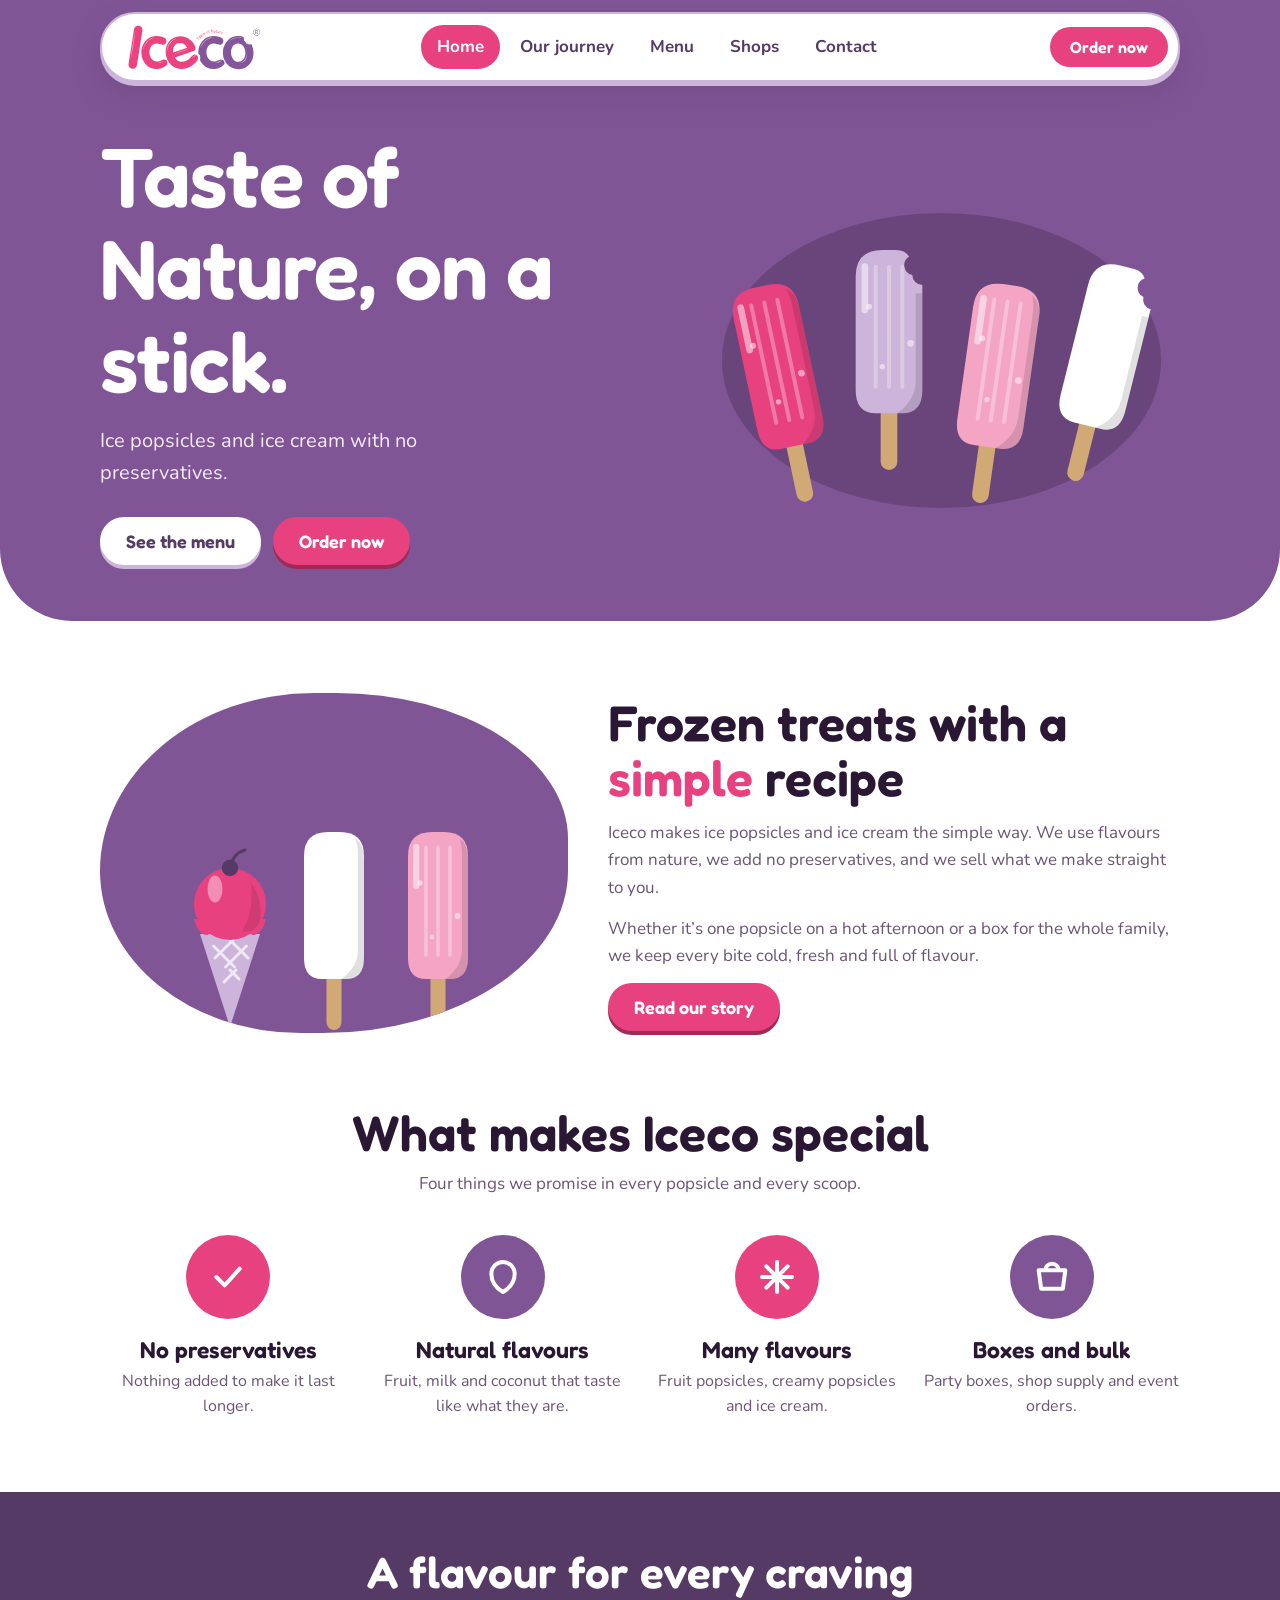
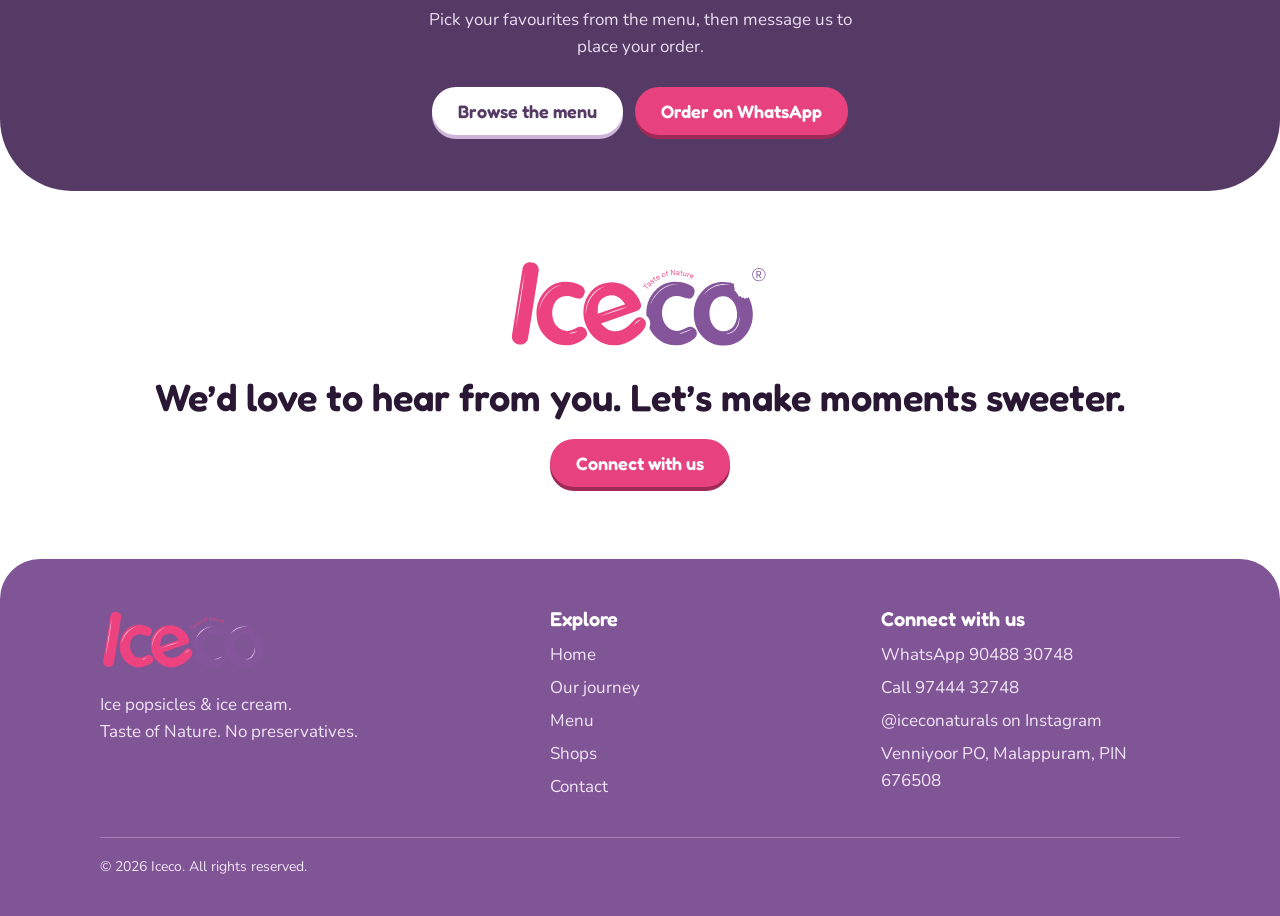
<file: index.html>
<!DOCTYPE html>
<html lang="en">
<head>
<meta charset="utf-8">
<meta name="viewport" content="width=device-width, initial-scale=1, viewport-fit=cover">
<title>ICECO | Ice popsicles & ice cream, Taste of Nature</title>
<link rel="preconnect" href="https://fonts.googleapis.com">
<link href="https://fonts.googleapis.com/css2?family=Fredoka:wght@500;600;700&family=Nunito:wght@400;600;700&display=swap" rel="stylesheet">
<link rel="stylesheet" href="css/style.css">
</head>
<body>
<svg width="0" height="0" style="position:absolute" aria-hidden="true">
  <symbol id="pop" viewBox="0 0 60 140"><rect x="25" y="94" width="10" height="44" rx="5" fill="var(--stick)"/><rect x="25" y="94" width="10" height="44" rx="5" fill="#000" opacity=".06"/><path d="M10 22Q10 6 26 6H34Q50 6 50 22V90Q50 104 38 104H22Q10 104 10 90Z" fill="currentColor"/><path d="M22 16V88M30 16V88M38 16V88" stroke="#fff" stroke-width="2.4" stroke-linecap="round" opacity=".3"/><circle cx="18" cy="40" r="1.8" fill="#fff" opacity=".5"/><circle cx="43" cy="62" r="2" fill="#fff" opacity=".5"/><circle cx="26" cy="76" r="1.6" fill="#fff" opacity=".5"/><path d="M44 10Q50 14 50 24V90Q50 104 38 104H35Q46 96 46 84V22Q46 14 44 10Z" fill="#000" opacity=".12"/><rect x="13.5" y="14" width="4" height="30" rx="2" fill="#fff" opacity=".5"/></symbol>
  <symbol id="bite" viewBox="0 0 60 140"><rect x="25" y="94" width="10" height="44" rx="5" fill="var(--stick)"/><rect x="25" y="94" width="10" height="44" rx="5" fill="#000" opacity=".06"/><path d="M10 22Q10 6 26 6H34Q40 6 42 10a6 6 0 0 0 2 11a6 6 0 0 0 6 6V90Q50 104 38 104H22Q10 104 10 90Z" fill="currentColor"/><path d="M22 16V88M30 16V88M38 16V88" stroke="#fff" stroke-width="2.4" stroke-linecap="round" opacity=".3"/><circle cx="18" cy="40" r="1.8" fill="#fff" opacity=".5"/><circle cx="43" cy="62" r="2" fill="#fff" opacity=".5"/><circle cx="26" cy="76" r="1.6" fill="#fff" opacity=".5"/><path d="M46 32V84Q46 96 35 104H38Q50 104 50 90V32Z" fill="#000" opacity=".12"/><rect x="13.5" y="14" width="4" height="30" rx="2" fill="#fff" opacity=".5"/></symbol>
  <symbol id="cone" viewBox="0 0 60 130">
    <path d="M10 64h40L30 126z" fill="var(--lilac)"/>
    <path d="M19 72l14 14M30 68l12 12M41 72L27 86M32 68L20 80M36 94l-6-6M26 96l8-8" stroke="#fff" stroke-width="2" opacity=".7" stroke-linecap="round"/>
    <circle cx="30" cy="44" r="24" fill="currentColor"/>
    <path d="M6 54c3 12 11 14 14 5 3 10 17 10 20 0 3 9 11 7 14-5z" fill="currentColor"/>
    <ellipse cx="20" cy="34" rx="5" ry="9" fill="#fff" opacity=".4"/>
    <path d="M44 30Q52 40 50 56Q46 64 38 62Q46 50 44 30Z" fill="#000" opacity=".1"/>
    <path d="M30 20q2-10 10-12" stroke="var(--purple-deep)" stroke-width="2" fill="none" stroke-linecap="round"/>
    <circle cx="30" cy="20" r="5.5" fill="var(--purple-deep)"/>
  </symbol>
</svg>

<header>
  <div class="wrap">
    <div class="bar">
      <a class="logo" href="index.html" aria-label="Iceco home"><img src="assets/logo-color.svg" alt="Iceco, Taste of Nature"></a>
      <button class="nav-toggle" type="button" aria-expanded="false" aria-controls="main-nav" aria-label="Open navigation"><span></span><span></span><span></span></button>
      <nav id="main-nav" aria-label="Main">
        <a href="index.html" id="n-home" aria-current="page">Home</a>
        <a href="journey.html" id="n-journey">Our journey</a>
        <a href="menu.html" id="n-menu">Menu</a>
        <a href="shops.html" id="n-shops">Shops</a>
        <a href="contact.html" id="n-contact">Contact</a>
      </nav>
      <a class="btn sm" href="https://wa.me/919048830748" target="_blank" rel="noopener">Order now</a>
    </div>
  </div>
</header>

<main>
  <section class="hero"><div class="wrap">
    <div class="panel">
      <div>
        <h1>Taste of Nature, on a stick.</h1>
        <p>Ice popsicles and ice cream with no preservatives.</p>
        <div class="cta">
          <a class="btn alt" href="menu.html">See the menu</a>
          <a class="btn" href="contact.html">Order now</a>
        </div>
      </div>
      <div class="pops" aria-hidden="true">
        <svg viewBox="0 0 60 140" style="color:var(--pink)"><use href="#pop"/></svg>
        <svg viewBox="0 0 60 140" style="color:var(--lilac)"><use href="#bite"/></svg>
        <svg viewBox="0 0 60 140" style="color:var(--pink-soft)"><use href="#pop"/></svg>
        <svg viewBox="0 0 60 140" style="color:#fff"><use href="#bite"/></svg>
      </div>
    </div>
  </div></section>

  <section class="block"><div class="wrap story">
    <div class="art" aria-hidden="true">
      <svg viewBox="0 0 60 130" style="color:var(--pink)"><use href="#cone"/></svg>
      <svg viewBox="0 0 60 140" style="color:#fff"><use href="#pop"/></svg>
      <svg viewBox="0 0 60 140" style="color:var(--pink-soft)"><use href="#pop"/></svg>
    </div>
    <div>
      <h2>Frozen treats with a <span>simple</span> recipe</h2>
      <p>Iceco makes ice popsicles and ice cream the simple way. We use flavours from nature, we add no preservatives, and we sell what we make straight to you.</p>
      <p>Whether it’s one popsicle on a hot afternoon or a box for the whole family, we keep every bite cold, fresh and full of flavour.</p>
      <a class="btn" href="journey.html">Read our story</a>
    </div>
  </div></section>

  <section class="block" style="padding-top:0"><div class="wrap special">
    <h2>What makes Iceco special</h2>
    <p class="lead">Four things we promise in every popsicle and every scoop.</p>
    <div class="cards">
      <div class="card"><div class="dot"><svg viewBox="0 0 24 24"><path d="M5 12l5 5 9-10"/></svg></div><h3>No preservatives</h3><p>Nothing added to make it last longer.</p></div>
      <div class="card"><div class="dot"><svg viewBox="0 0 24 24"><path d="M12 21c-5-3-7-7-7-11a7 7 0 0 1 14 0c0 4-2 8-7 11z"/></svg></div><h3>Natural flavours</h3><p>Fruit, milk and coconut that taste like what they are.</p></div>
      <div class="card"><div class="dot"><svg viewBox="0 0 24 24"><path d="M12 3v18M3 12h18M5.6 5.6l12.8 12.8M18.4 5.6L5.6 18.4"/></svg></div><h3>Many flavours</h3><p>Fruit popsicles, creamy popsicles and ice cream.</p></div>
      <div class="card"><div class="dot"><svg viewBox="0 0 24 24"><path d="M4 8h16l-1.5 11h-13zM8 8a4 4 0 0 1 8 0"/></svg></div><h3>Boxes and bulk</h3><p>Party boxes, shop supply and event orders.</p></div>
    </div>
  </div></section>

  <section><div class="wrap"><div class="order">
    <h2>A flavour for every craving</h2>
    <p>Pick your favourites from the menu, then message us to place your order.</p>
    <div class="cta"><a class="btn alt" href="menu.html">Browse the menu</a><a class="btn" href="https://wa.me/919048830748" target="_blank" rel="noopener">Order on WhatsApp</a></div>
  </div></div></section>

  <section class="connect"><div class="wrap"><img class="clogo" src="assets/logo-color.svg" alt="Iceco, Taste of Nature">
    <h2>We’d love to hear from you. Let’s make moments sweeter.</h2>
    <a class="btn" href="contact.html">Connect with us</a>
  </div></section>
</main>

<footer>
  <div class="wrap">
    <div class="cols">
      <div>
        <a class="logo" href="index.html" aria-label="Iceco home"><img style="height:64px" src="assets/logo-color.svg" alt="Iceco, Taste of Nature"></a>
        <p style="margin-top:12px">Ice popsicles & ice cream.<br>Taste of Nature. No preservatives.</p>
      </div>
      <div><h4>Explore</h4><ul>
        <li><a href="index.html">Home</a></li><li><a href="journey.html">Our journey</a></li><li><a href="menu.html">Menu</a></li><li><a href="shops.html">Shops</a></li><li><a href="contact.html">Contact</a></li></ul></div>
      <div><h4>Connect with us</h4><ul>
        <li><a href="https://wa.me/919048830748" target="_blank" rel="noopener">WhatsApp 90488 30748</a></li><li><a href="tel:+919744432748">Call 97444 32748</a></li><li><a href="https://www.instagram.com/iceconaturals/" target="_blank" rel="noopener">@iceconaturals on Instagram</a></li><li>Venniyoor PO, Malappuram, PIN 676508</li></ul></div>
    </div>
    <p class="copy">© 2026 Iceco. All rights reserved.</p>
  </div>
</footer>

<script src="js/main.js"></script>
</body>
</html>
</file>
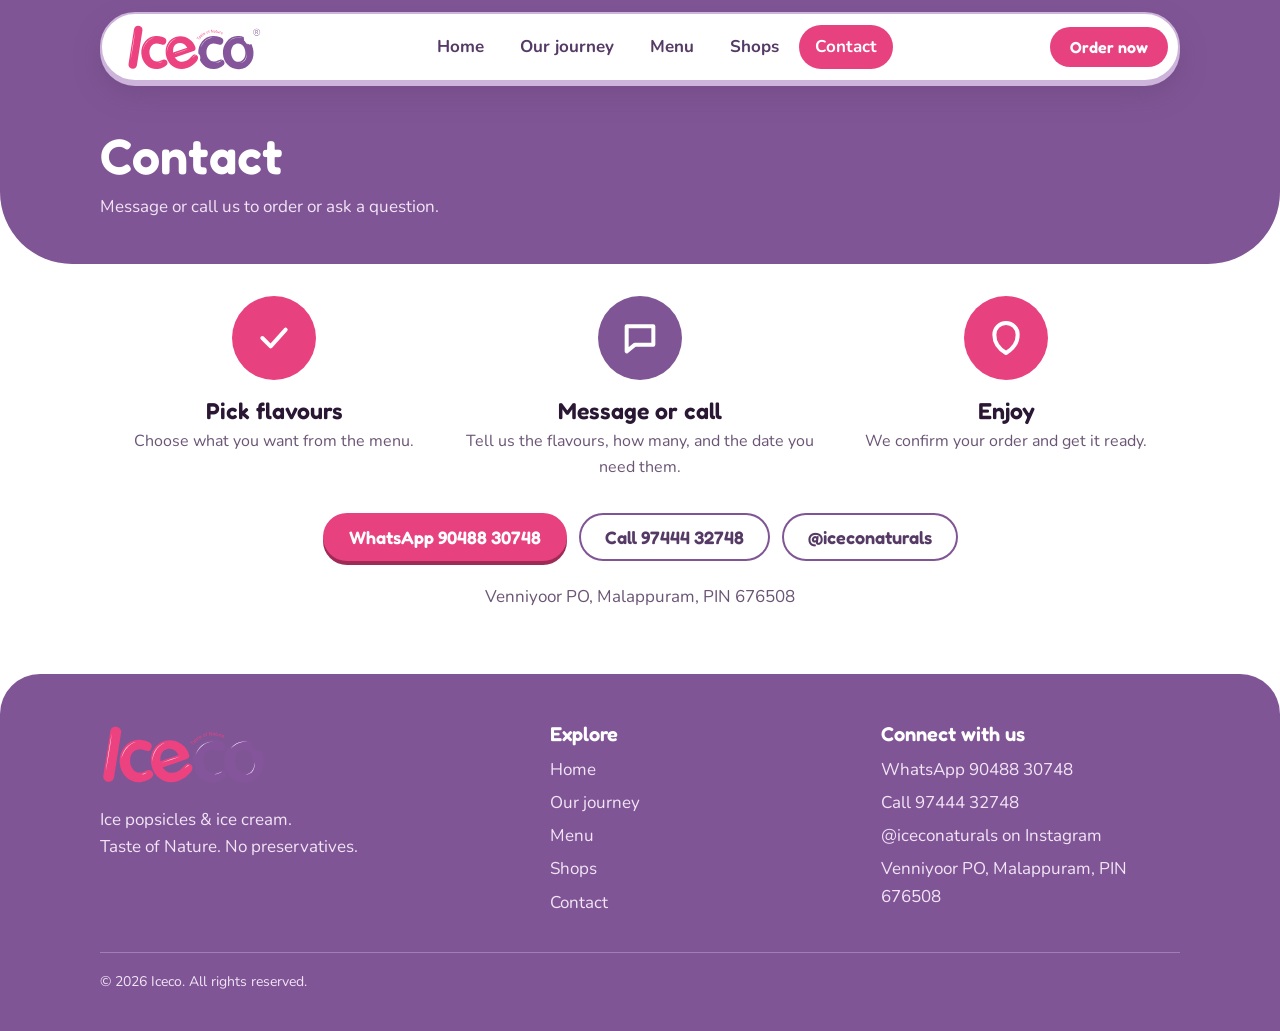
<file: contact.html>
<!DOCTYPE html>
<html lang="en">
<head>
<meta charset="utf-8">
<meta name="viewport" content="width=device-width, initial-scale=1, viewport-fit=cover">
<title>Contact | ICECO</title>
<link rel="preconnect" href="https://fonts.googleapis.com">
<link href="https://fonts.googleapis.com/css2?family=Fredoka:wght@500;600;700&family=Nunito:wght@400;600;700&display=swap" rel="stylesheet">
<link rel="stylesheet" href="css/style.css">
</head>
<body>
<svg width="0" height="0" style="position:absolute" aria-hidden="true">
  <symbol id="pop" viewBox="0 0 60 140"><rect x="25" y="94" width="10" height="44" rx="5" fill="var(--stick)"/><rect x="25" y="94" width="10" height="44" rx="5" fill="#000" opacity=".06"/><path d="M10 22Q10 6 26 6H34Q50 6 50 22V90Q50 104 38 104H22Q10 104 10 90Z" fill="currentColor"/><path d="M22 16V88M30 16V88M38 16V88" stroke="#fff" stroke-width="2.4" stroke-linecap="round" opacity=".3"/><circle cx="18" cy="40" r="1.8" fill="#fff" opacity=".5"/><circle cx="43" cy="62" r="2" fill="#fff" opacity=".5"/><circle cx="26" cy="76" r="1.6" fill="#fff" opacity=".5"/><path d="M44 10Q50 14 50 24V90Q50 104 38 104H35Q46 96 46 84V22Q46 14 44 10Z" fill="#000" opacity=".12"/><rect x="13.5" y="14" width="4" height="30" rx="2" fill="#fff" opacity=".5"/></symbol>
  <symbol id="bite" viewBox="0 0 60 140"><rect x="25" y="94" width="10" height="44" rx="5" fill="var(--stick)"/><rect x="25" y="94" width="10" height="44" rx="5" fill="#000" opacity=".06"/><path d="M10 22Q10 6 26 6H34Q40 6 42 10a6 6 0 0 0 2 11a6 6 0 0 0 6 6V90Q50 104 38 104H22Q10 104 10 90Z" fill="currentColor"/><path d="M22 16V88M30 16V88M38 16V88" stroke="#fff" stroke-width="2.4" stroke-linecap="round" opacity=".3"/><circle cx="18" cy="40" r="1.8" fill="#fff" opacity=".5"/><circle cx="43" cy="62" r="2" fill="#fff" opacity=".5"/><circle cx="26" cy="76" r="1.6" fill="#fff" opacity=".5"/><path d="M46 32V84Q46 96 35 104H38Q50 104 50 90V32Z" fill="#000" opacity=".12"/><rect x="13.5" y="14" width="4" height="30" rx="2" fill="#fff" opacity=".5"/></symbol>
  <symbol id="cone" viewBox="0 0 60 130">
    <path d="M10 64h40L30 126z" fill="var(--lilac)"/>
    <path d="M19 72l14 14M30 68l12 12M41 72L27 86M32 68L20 80M36 94l-6-6M26 96l8-8" stroke="#fff" stroke-width="2" opacity=".7" stroke-linecap="round"/>
    <circle cx="30" cy="44" r="24" fill="currentColor"/>
    <path d="M6 54c3 12 11 14 14 5 3 10 17 10 20 0 3 9 11 7 14-5z" fill="currentColor"/>
    <ellipse cx="20" cy="34" rx="5" ry="9" fill="#fff" opacity=".4"/>
    <path d="M44 30Q52 40 50 56Q46 64 38 62Q46 50 44 30Z" fill="#000" opacity=".1"/>
    <path d="M30 20q2-10 10-12" stroke="var(--purple-deep)" stroke-width="2" fill="none" stroke-linecap="round"/>
    <circle cx="30" cy="20" r="5.5" fill="var(--purple-deep)"/>
  </symbol>
</svg>

<header>
  <div class="wrap">
    <div class="bar">
      <a class="logo" href="index.html" aria-label="Iceco home"><img src="assets/logo-color.svg" alt="Iceco, Taste of Nature"></a>
      <button class="nav-toggle" type="button" aria-expanded="false" aria-controls="main-nav" aria-label="Open navigation"><span></span><span></span><span></span></button>
      <nav id="main-nav" aria-label="Main">
        <a href="index.html" id="n-home">Home</a>
        <a href="journey.html" id="n-journey">Our journey</a>
        <a href="menu.html" id="n-menu">Menu</a>
        <a href="shops.html" id="n-shops">Shops</a>
        <a href="contact.html" id="n-contact" aria-current="page">Contact</a>
      </nav>
      <a class="btn sm" href="https://wa.me/919048830748" target="_blank" rel="noopener">Order now</a>
    </div>
  </div>
</header>

<main>
  <div class="wrap">
    <div class="pagehead"><h1>Contact</h1><p>Message or call us to order or ask a question.</p></div>
    <div class="steps">
      <div class="card"><div class="dot"><svg viewBox="0 0 24 24"><path d="M5 12l5 5 9-10"/></svg></div><h3>Pick flavours</h3><p>Choose what you want from the menu.</p></div>
      <div class="card"><div class="dot"><svg viewBox="0 0 24 24"><path d="M4 5h16v11H9l-5 4z"/></svg></div><h3>Message or call</h3><p>Tell us the flavours, how many, and the date you need them.</p></div>
      <div class="card"><div class="dot"><svg viewBox="0 0 24 24"><path d="M12 21c-5-3-7-7-7-11a7 7 0 0 1 14 0c0 4-2 8-7 11z"/></svg></div><h3>Enjoy</h3><p>We confirm your order and get it ready.</p></div>
    </div>
    <div class="reach"><a class="btn" href="https://wa.me/919048830748" target="_blank" rel="noopener">WhatsApp 90488 30748</a><a class="btn line" href="tel:+919744432748">Call 97444 32748</a><a class="btn line ig" href="https://www.instagram.com/iceconaturals/" target="_blank" rel="noopener">@iceconaturals</a></div><p class="addr">Venniyoor PO, Malappuram, PIN 676508</p>
  </div>
</main>

<footer>
  <div class="wrap">
    <div class="cols">
      <div>
        <a class="logo" href="index.html" aria-label="Iceco home"><img style="height:64px" src="assets/logo-color.svg" alt="Iceco, Taste of Nature"></a>
        <p style="margin-top:12px">Ice popsicles & ice cream.<br>Taste of Nature. No preservatives.</p>
      </div>
      <div><h4>Explore</h4><ul>
        <li><a href="index.html">Home</a></li><li><a href="journey.html">Our journey</a></li><li><a href="menu.html">Menu</a></li><li><a href="shops.html">Shops</a></li><li><a href="contact.html">Contact</a></li></ul></div>
      <div><h4>Connect with us</h4><ul>
        <li><a href="https://wa.me/919048830748" target="_blank" rel="noopener">WhatsApp 90488 30748</a></li><li><a href="tel:+919744432748">Call 97444 32748</a></li><li><a href="https://www.instagram.com/iceconaturals/" target="_blank" rel="noopener">@iceconaturals on Instagram</a></li><li>Venniyoor PO, Malappuram, PIN 676508</li></ul></div>
    </div>
    <p class="copy">© 2026 Iceco. All rights reserved.</p>
  </div>
</footer>

<script src="js/main.js"></script>
</body>
</html>
</file>
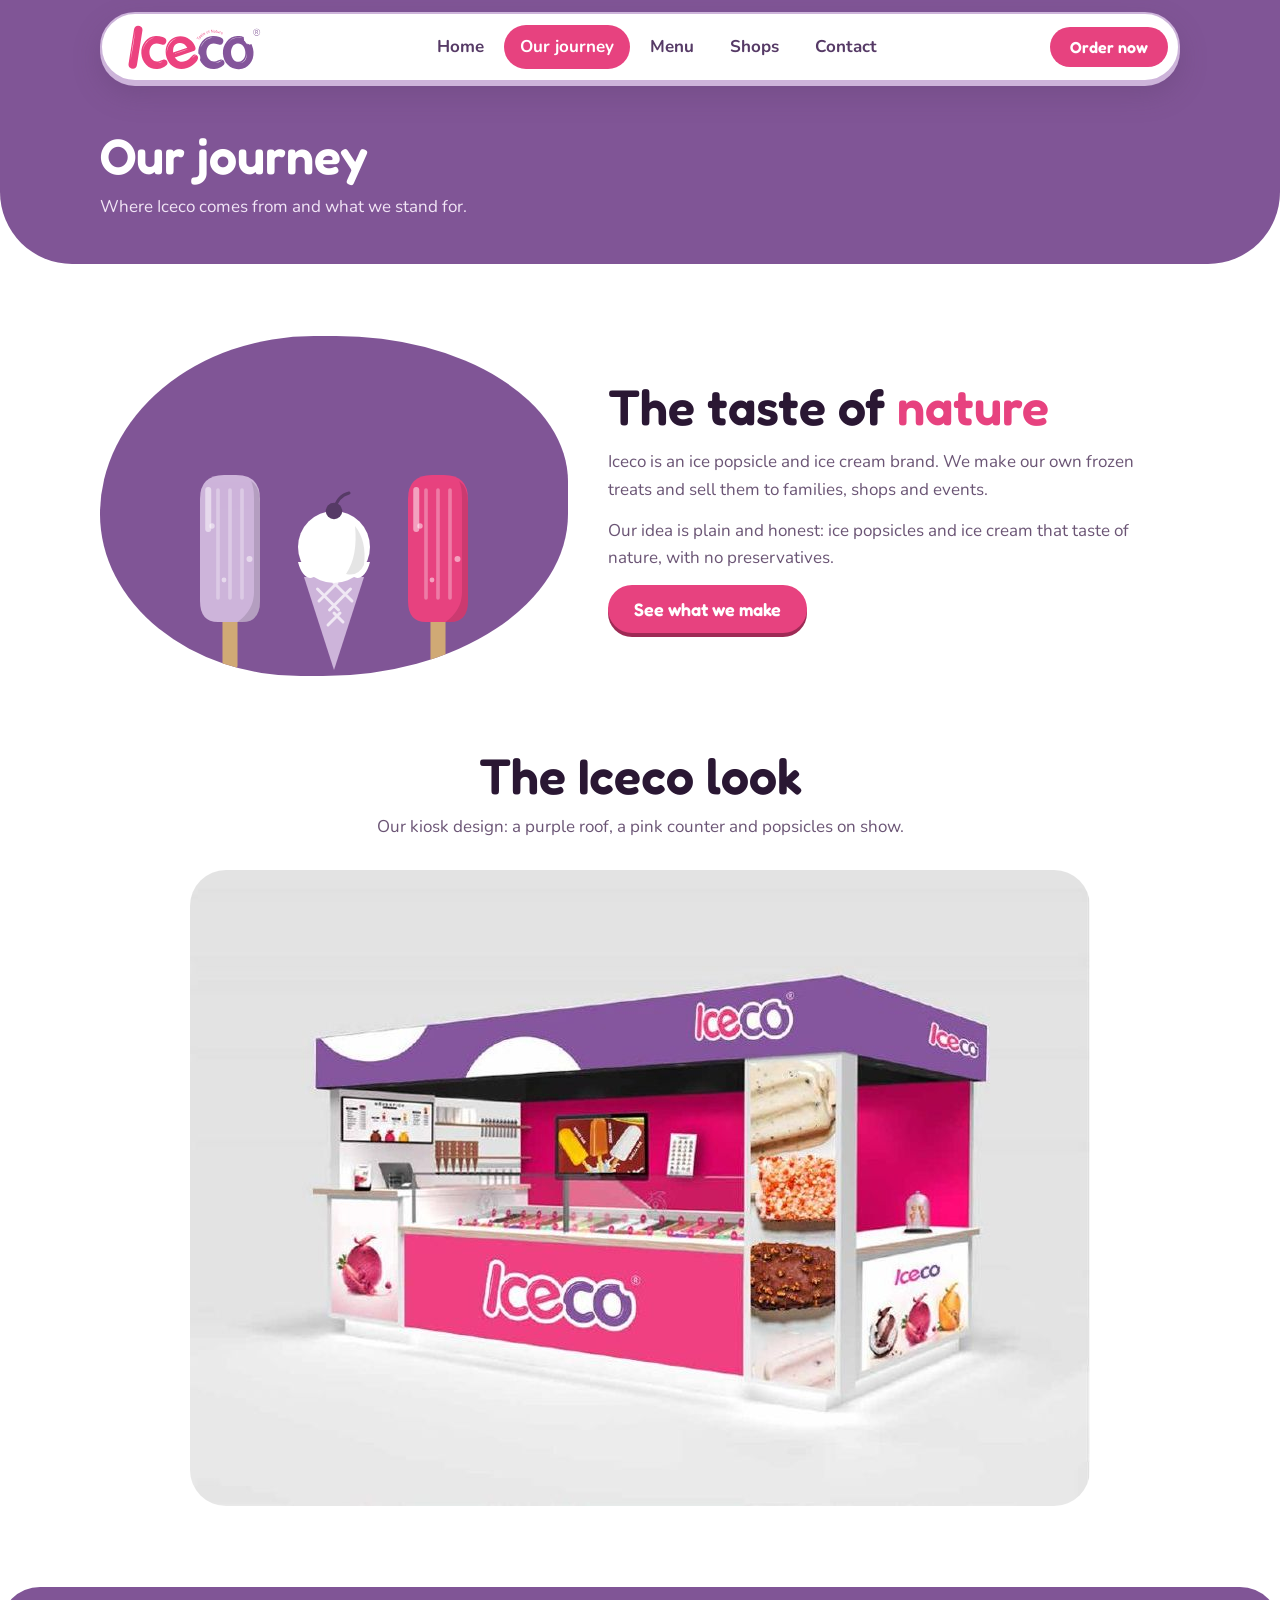
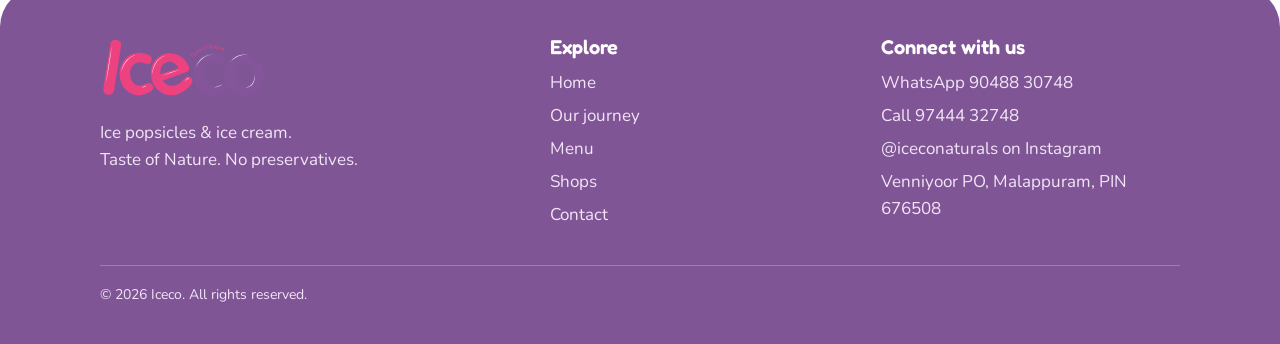
<file: journey.html>
<!DOCTYPE html>
<html lang="en">
<head>
<meta charset="utf-8">
<meta name="viewport" content="width=device-width, initial-scale=1, viewport-fit=cover">
<title>Our journey | ICECO</title>
<link rel="preconnect" href="https://fonts.googleapis.com">
<link href="https://fonts.googleapis.com/css2?family=Fredoka:wght@500;600;700&family=Nunito:wght@400;600;700&display=swap" rel="stylesheet">
<link rel="stylesheet" href="css/style.css">
</head>
<body>
<svg width="0" height="0" style="position:absolute" aria-hidden="true">
  <symbol id="pop" viewBox="0 0 60 140"><rect x="25" y="94" width="10" height="44" rx="5" fill="var(--stick)"/><rect x="25" y="94" width="10" height="44" rx="5" fill="#000" opacity=".06"/><path d="M10 22Q10 6 26 6H34Q50 6 50 22V90Q50 104 38 104H22Q10 104 10 90Z" fill="currentColor"/><path d="M22 16V88M30 16V88M38 16V88" stroke="#fff" stroke-width="2.4" stroke-linecap="round" opacity=".3"/><circle cx="18" cy="40" r="1.8" fill="#fff" opacity=".5"/><circle cx="43" cy="62" r="2" fill="#fff" opacity=".5"/><circle cx="26" cy="76" r="1.6" fill="#fff" opacity=".5"/><path d="M44 10Q50 14 50 24V90Q50 104 38 104H35Q46 96 46 84V22Q46 14 44 10Z" fill="#000" opacity=".12"/><rect x="13.5" y="14" width="4" height="30" rx="2" fill="#fff" opacity=".5"/></symbol>
  <symbol id="bite" viewBox="0 0 60 140"><rect x="25" y="94" width="10" height="44" rx="5" fill="var(--stick)"/><rect x="25" y="94" width="10" height="44" rx="5" fill="#000" opacity=".06"/><path d="M10 22Q10 6 26 6H34Q40 6 42 10a6 6 0 0 0 2 11a6 6 0 0 0 6 6V90Q50 104 38 104H22Q10 104 10 90Z" fill="currentColor"/><path d="M22 16V88M30 16V88M38 16V88" stroke="#fff" stroke-width="2.4" stroke-linecap="round" opacity=".3"/><circle cx="18" cy="40" r="1.8" fill="#fff" opacity=".5"/><circle cx="43" cy="62" r="2" fill="#fff" opacity=".5"/><circle cx="26" cy="76" r="1.6" fill="#fff" opacity=".5"/><path d="M46 32V84Q46 96 35 104H38Q50 104 50 90V32Z" fill="#000" opacity=".12"/><rect x="13.5" y="14" width="4" height="30" rx="2" fill="#fff" opacity=".5"/></symbol>
  <symbol id="cone" viewBox="0 0 60 130">
    <path d="M10 64h40L30 126z" fill="var(--lilac)"/>
    <path d="M19 72l14 14M30 68l12 12M41 72L27 86M32 68L20 80M36 94l-6-6M26 96l8-8" stroke="#fff" stroke-width="2" opacity=".7" stroke-linecap="round"/>
    <circle cx="30" cy="44" r="24" fill="currentColor"/>
    <path d="M6 54c3 12 11 14 14 5 3 10 17 10 20 0 3 9 11 7 14-5z" fill="currentColor"/>
    <ellipse cx="20" cy="34" rx="5" ry="9" fill="#fff" opacity=".4"/>
    <path d="M44 30Q52 40 50 56Q46 64 38 62Q46 50 44 30Z" fill="#000" opacity=".1"/>
    <path d="M30 20q2-10 10-12" stroke="var(--purple-deep)" stroke-width="2" fill="none" stroke-linecap="round"/>
    <circle cx="30" cy="20" r="5.5" fill="var(--purple-deep)"/>
  </symbol>
</svg>

<header>
  <div class="wrap">
    <div class="bar">
      <a class="logo" href="index.html" aria-label="Iceco home"><img src="assets/logo-color.svg" alt="Iceco, Taste of Nature"></a>
      <button class="nav-toggle" type="button" aria-expanded="false" aria-controls="main-nav" aria-label="Open navigation"><span></span><span></span><span></span></button>
      <nav id="main-nav" aria-label="Main">
        <a href="index.html" id="n-home">Home</a>
        <a href="journey.html" id="n-journey" aria-current="page">Our journey</a>
        <a href="menu.html" id="n-menu">Menu</a>
        <a href="shops.html" id="n-shops">Shops</a>
        <a href="contact.html" id="n-contact">Contact</a>
      </nav>
      <a class="btn sm" href="https://wa.me/919048830748" target="_blank" rel="noopener">Order now</a>
    </div>
  </div>
</header>

<main>
  <div class="wrap">
    <div class="pagehead"><h1>Our journey</h1><p>Where Iceco comes from and what we stand for.</p></div>
  </div>
  <section class="block"><div class="wrap story">
    <div class="art" aria-hidden="true">
      <svg viewBox="0 0 60 140" style="color:var(--lilac)"><use href="#pop"/></svg>
      <svg viewBox="0 0 60 130" style="color:#fff"><use href="#cone"/></svg>
      <svg viewBox="0 0 60 140" style="color:var(--pink)"><use href="#pop"/></svg>
    </div>
    <div>
      <h2>The taste of <span>nature</span></h2>
      <p>Iceco is an ice popsicle and ice cream brand. We make our own frozen treats and sell them to families, shops and events.</p>
      <p>Our idea is plain and honest: ice popsicles and ice cream that taste of nature, with no preservatives.</p>
      <a class="btn" href="menu.html">See what we make</a>
    </div>
  </div></section>
  <section class="block" style="padding-top:0"><div class="wrap special"><h2>The Iceco look</h2><p class="lead">Our kiosk design: a purple roof, a pink counter and popsicles on show.</p><img class="kiosk" src="assets/kiosk.jpg" alt="Iceco kiosk design with purple roof and pink counter"></div></section>
</main>

<footer>
  <div class="wrap">
    <div class="cols">
      <div>
        <a class="logo" href="index.html" aria-label="Iceco home"><img style="height:64px" src="assets/logo-color.svg" alt="Iceco, Taste of Nature"></a>
        <p style="margin-top:12px">Ice popsicles & ice cream.<br>Taste of Nature. No preservatives.</p>
      </div>
      <div><h4>Explore</h4><ul>
        <li><a href="index.html">Home</a></li><li><a href="journey.html">Our journey</a></li><li><a href="menu.html">Menu</a></li><li><a href="shops.html">Shops</a></li><li><a href="contact.html">Contact</a></li></ul></div>
      <div><h4>Connect with us</h4><ul>
        <li><a href="https://wa.me/919048830748" target="_blank" rel="noopener">WhatsApp 90488 30748</a></li><li><a href="tel:+919744432748">Call 97444 32748</a></li><li><a href="https://www.instagram.com/iceconaturals/" target="_blank" rel="noopener">@iceconaturals on Instagram</a></li><li>Venniyoor PO, Malappuram, PIN 676508</li></ul></div>
    </div>
    <p class="copy">© 2026 Iceco. All rights reserved.</p>
  </div>
</footer>

<script src="js/main.js"></script>
</body>
</html>
</file>
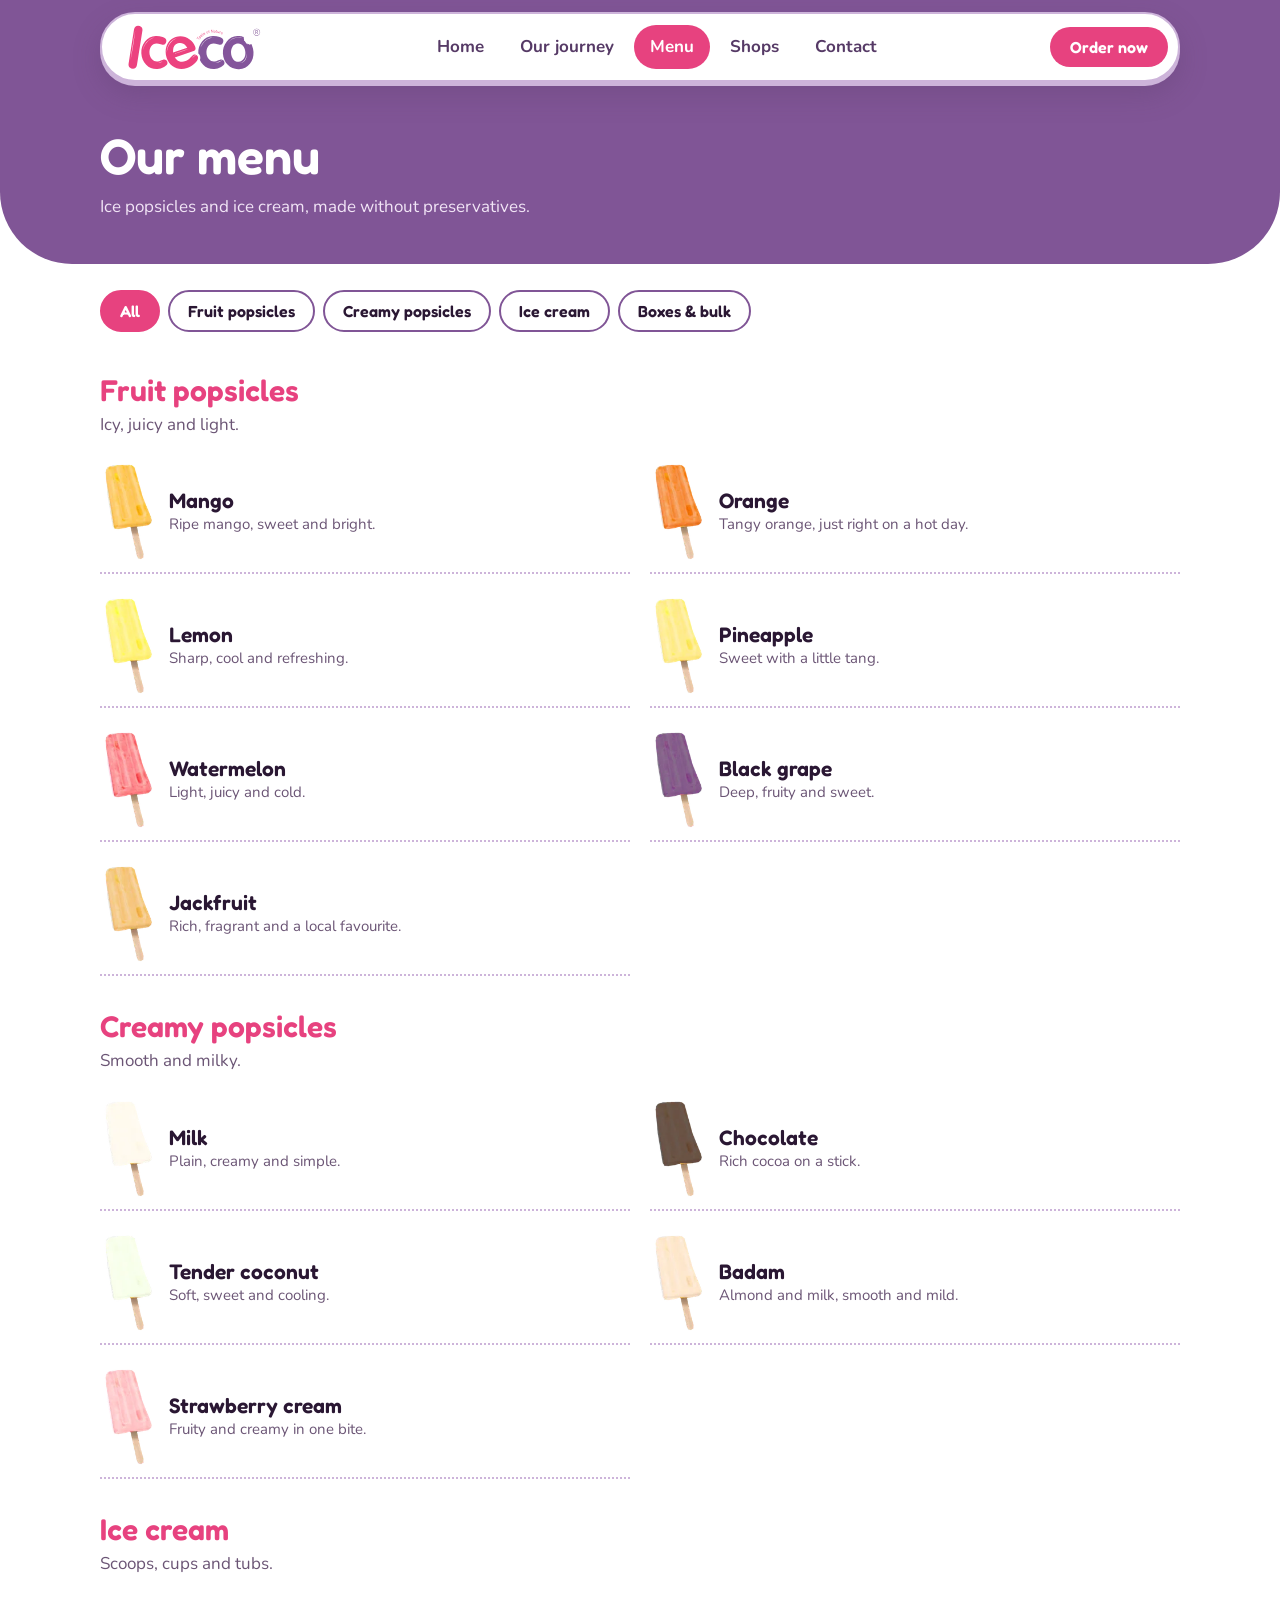
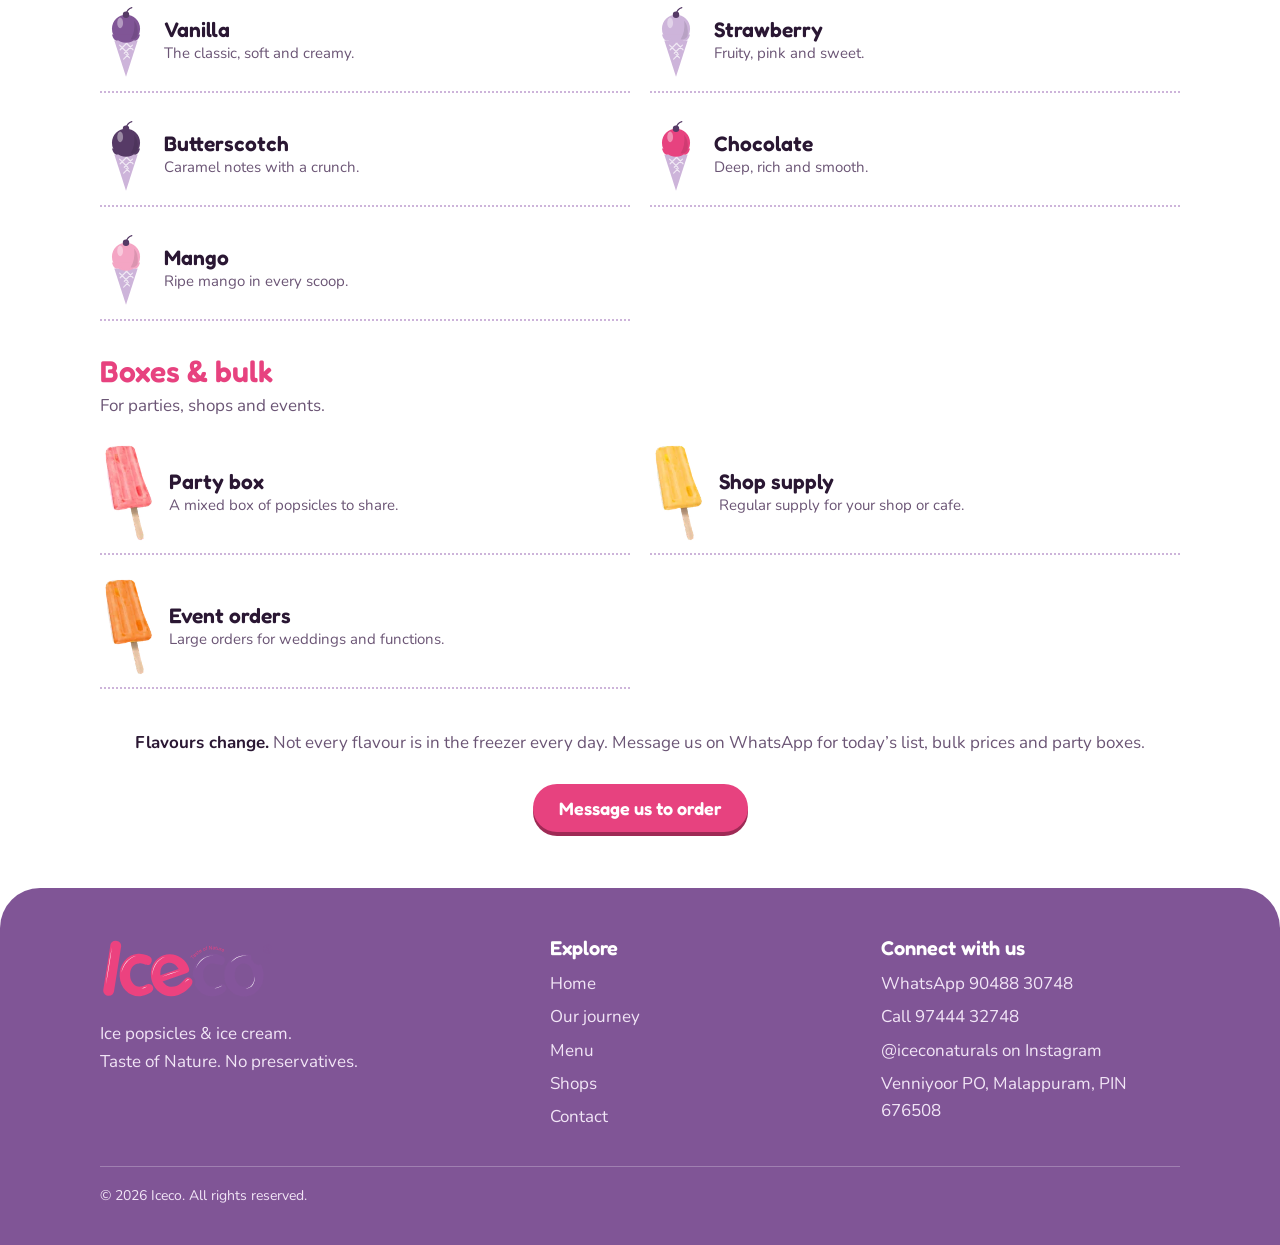
<file: menu.html>
<!DOCTYPE html>
<html lang="en">
<head>
<meta charset="utf-8">
<meta name="viewport" content="width=device-width, initial-scale=1, viewport-fit=cover">
<title>Menu | ICECO</title>
<link rel="preconnect" href="https://fonts.googleapis.com">
<link href="https://fonts.googleapis.com/css2?family=Fredoka:wght@500;600;700&family=Nunito:wght@400;600;700&display=swap" rel="stylesheet">
<link rel="stylesheet" href="css/style.css">
</head>
<body>
<svg width="0" height="0" style="position:absolute" aria-hidden="true">
  <symbol id="pop" viewBox="0 0 60 140"><rect x="25" y="94" width="10" height="44" rx="5" fill="var(--stick)"/><rect x="25" y="94" width="10" height="44" rx="5" fill="#000" opacity=".06"/><path d="M10 22Q10 6 26 6H34Q50 6 50 22V90Q50 104 38 104H22Q10 104 10 90Z" fill="currentColor"/><path d="M22 16V88M30 16V88M38 16V88" stroke="#fff" stroke-width="2.4" stroke-linecap="round" opacity=".3"/><circle cx="18" cy="40" r="1.8" fill="#fff" opacity=".5"/><circle cx="43" cy="62" r="2" fill="#fff" opacity=".5"/><circle cx="26" cy="76" r="1.6" fill="#fff" opacity=".5"/><path d="M44 10Q50 14 50 24V90Q50 104 38 104H35Q46 96 46 84V22Q46 14 44 10Z" fill="#000" opacity=".12"/><rect x="13.5" y="14" width="4" height="30" rx="2" fill="#fff" opacity=".5"/></symbol>
  <symbol id="bite" viewBox="0 0 60 140"><rect x="25" y="94" width="10" height="44" rx="5" fill="var(--stick)"/><rect x="25" y="94" width="10" height="44" rx="5" fill="#000" opacity=".06"/><path d="M10 22Q10 6 26 6H34Q40 6 42 10a6 6 0 0 0 2 11a6 6 0 0 0 6 6V90Q50 104 38 104H22Q10 104 10 90Z" fill="currentColor"/><path d="M22 16V88M30 16V88M38 16V88" stroke="#fff" stroke-width="2.4" stroke-linecap="round" opacity=".3"/><circle cx="18" cy="40" r="1.8" fill="#fff" opacity=".5"/><circle cx="43" cy="62" r="2" fill="#fff" opacity=".5"/><circle cx="26" cy="76" r="1.6" fill="#fff" opacity=".5"/><path d="M46 32V84Q46 96 35 104H38Q50 104 50 90V32Z" fill="#000" opacity=".12"/><rect x="13.5" y="14" width="4" height="30" rx="2" fill="#fff" opacity=".5"/></symbol>
  <symbol id="cone" viewBox="0 0 60 130">
    <path d="M10 64h40L30 126z" fill="var(--lilac)"/>
    <path d="M19 72l14 14M30 68l12 12M41 72L27 86M32 68L20 80M36 94l-6-6M26 96l8-8" stroke="#fff" stroke-width="2" opacity=".7" stroke-linecap="round"/>
    <circle cx="30" cy="44" r="24" fill="currentColor"/>
    <path d="M6 54c3 12 11 14 14 5 3 10 17 10 20 0 3 9 11 7 14-5z" fill="currentColor"/>
    <ellipse cx="20" cy="34" rx="5" ry="9" fill="#fff" opacity=".4"/>
    <path d="M44 30Q52 40 50 56Q46 64 38 62Q46 50 44 30Z" fill="#000" opacity=".1"/>
    <path d="M30 20q2-10 10-12" stroke="var(--purple-deep)" stroke-width="2" fill="none" stroke-linecap="round"/>
    <circle cx="30" cy="20" r="5.5" fill="var(--purple-deep)"/>
  </symbol>
</svg>

<header>
  <div class="wrap">
    <div class="bar">
      <a class="logo" href="index.html" aria-label="Iceco home"><img src="assets/logo-color.svg" alt="Iceco, Taste of Nature"></a>
      <button class="nav-toggle" type="button" aria-expanded="false" aria-controls="main-nav" aria-label="Open navigation"><span></span><span></span><span></span></button>
      <nav id="main-nav" aria-label="Main">
        <a href="index.html" id="n-home">Home</a>
        <a href="journey.html" id="n-journey">Our journey</a>
        <a href="menu.html" id="n-menu" aria-current="page">Menu</a>
        <a href="shops.html" id="n-shops">Shops</a>
        <a href="contact.html" id="n-contact">Contact</a>
      </nav>
      <a class="btn sm" href="https://wa.me/919048830748" target="_blank" rel="noopener">Order now</a>
    </div>
  </div>
</header>

<main>
  <div class="wrap">
    <div class="pagehead"><h1>Our menu</h1><p>Ice popsicles and ice cream, made without preservatives.</p></div>
    <div class="chips" id="chips" role="group" aria-label="Filter the menu"></div>
    <div id="list"></div>
    <div class="note"><b>Flavours change.</b> Not every flavour is in the freezer every day. Message us on WhatsApp for today’s list, bulk prices and party boxes.</div>
    <p style="text-align:center;margin:28px 0 56px"><a class="btn" href="https://wa.me/919048830748" target="_blank" rel="noopener">Message us to order</a></p>
  </div>
</main>

<footer>
  <div class="wrap">
    <div class="cols">
      <div>
        <a class="logo" href="index.html" aria-label="Iceco home"><img style="height:64px" src="assets/logo-color.svg" alt="Iceco, Taste of Nature"></a>
        <p style="margin-top:12px">Ice popsicles & ice cream.<br>Taste of Nature. No preservatives.</p>
      </div>
      <div><h4>Explore</h4><ul>
        <li><a href="index.html">Home</a></li><li><a href="journey.html">Our journey</a></li><li><a href="menu.html">Menu</a></li><li><a href="shops.html">Shops</a></li><li><a href="contact.html">Contact</a></li></ul></div>
      <div><h4>Connect with us</h4><ul>
        <li><a href="https://wa.me/919048830748" target="_blank" rel="noopener">WhatsApp 90488 30748</a></li><li><a href="tel:+919744432748">Call 97444 32748</a></li><li><a href="https://www.instagram.com/iceconaturals/" target="_blank" rel="noopener">@iceconaturals on Instagram</a></li><li>Venniyoor PO, Malappuram, PIN 676508</li></ul></div>
    </div>
    <p class="copy">© 2026 Iceco. All rights reserved.</p>
  </div>
</footer>

<script src="js/main.js"></script>
<script src="js/menu.js"></script>
</body>
</html>
</file>
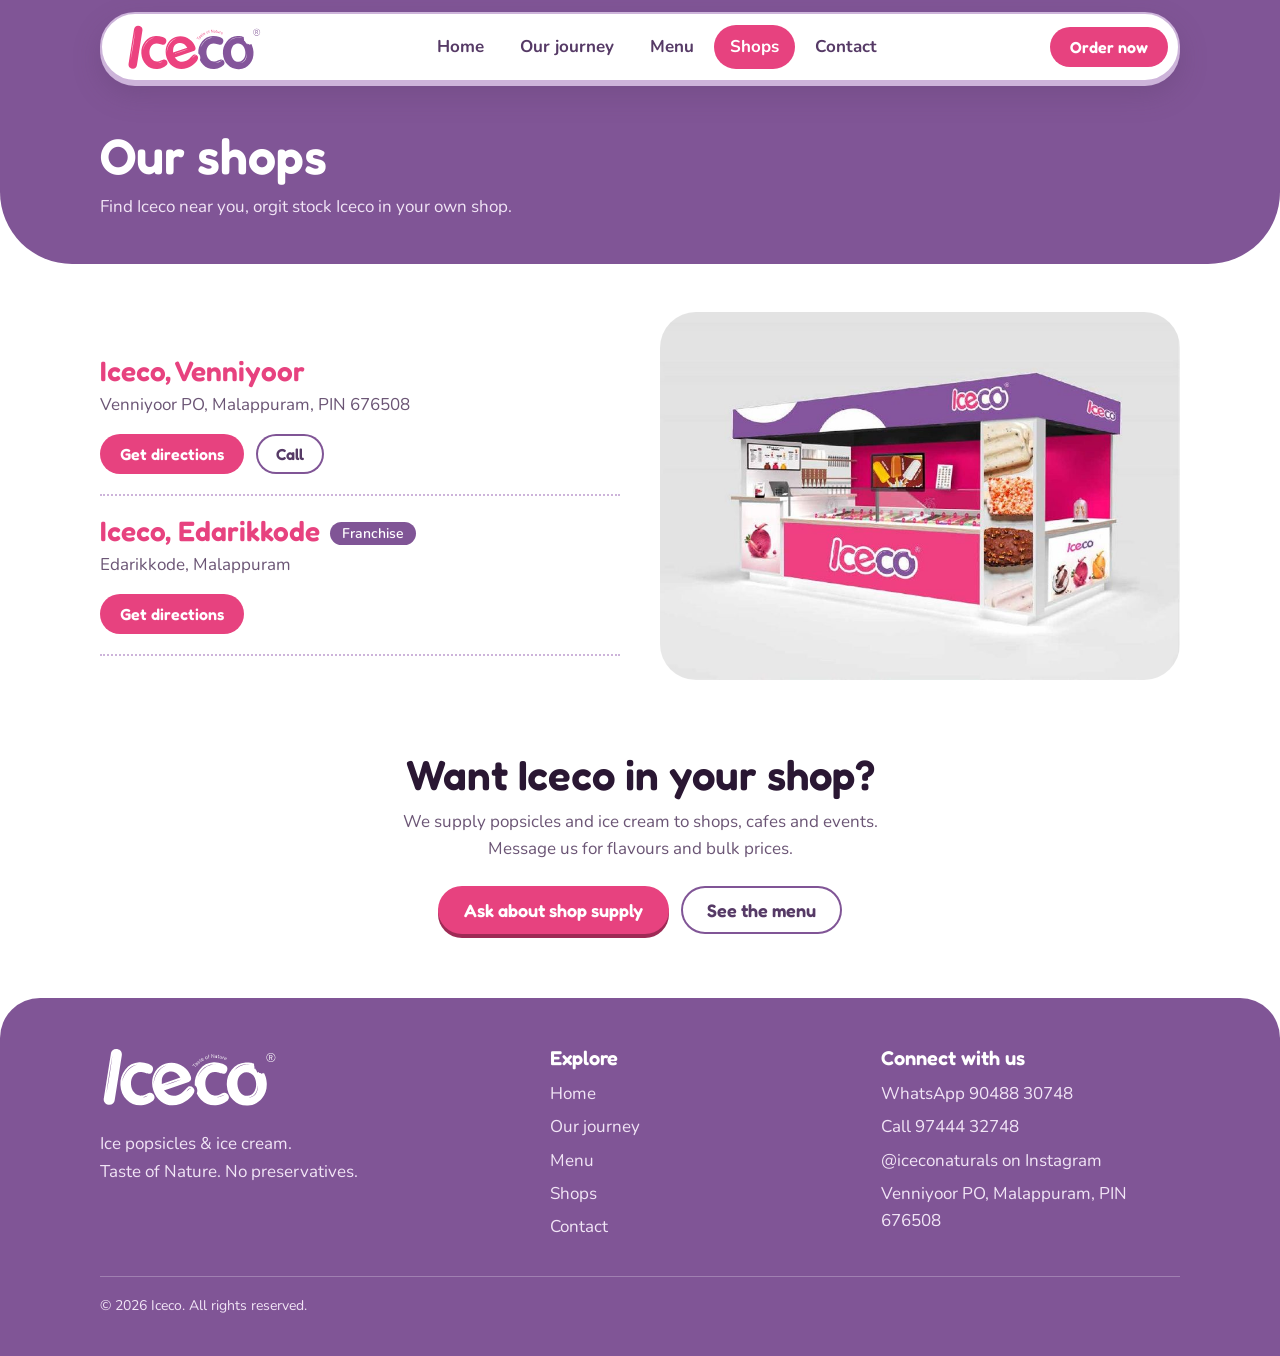
<file: shops.html>
<!DOCTYPE html>
<html lang="en">
<head>
<meta charset="utf-8">
<meta name="viewport" content="width=device-width, initial-scale=1, viewport-fit=cover">
<title>Shops | ICECO</title>
<link rel="preconnect" href="https://fonts.googleapis.com">
<link href="https://fonts.googleapis.com/css2?family=Fredoka:wght@500;600;700&family=Nunito:wght@400;600;700&display=swap" rel="stylesheet">
<link rel="stylesheet" href="css/style.css">
</head>
<body>
<svg width="0" height="0" style="position:absolute" aria-hidden="true">
  <symbol id="pop" viewBox="0 0 60 140"><rect x="25" y="94" width="10" height="44" rx="5" fill="var(--stick)"/><rect x="25" y="94" width="10" height="44" rx="5" fill="#000" opacity=".06"/><path d="M10 22Q10 6 26 6H34Q50 6 50 22V90Q50 104 38 104H22Q10 104 10 90Z" fill="currentColor"/><path d="M22 16V88M30 16V88M38 16V88" stroke="#fff" stroke-width="2.4" stroke-linecap="round" opacity=".3"/><circle cx="18" cy="40" r="1.8" fill="#fff" opacity=".5"/><circle cx="43" cy="62" r="2" fill="#fff" opacity=".5"/><circle cx="26" cy="76" r="1.6" fill="#fff" opacity=".5"/><path d="M44 10Q50 14 50 24V90Q50 104 38 104H35Q46 96 46 84V22Q46 14 44 10Z" fill="#000" opacity=".12"/><rect x="13.5" y="14" width="4" height="30" rx="2" fill="#fff" opacity=".5"/></symbol>
  <symbol id="bite" viewBox="0 0 60 140"><rect x="25" y="94" width="10" height="44" rx="5" fill="var(--stick)"/><rect x="25" y="94" width="10" height="44" rx="5" fill="#000" opacity=".06"/><path d="M10 22Q10 6 26 6H34Q40 6 42 10a6 6 0 0 0 2 11a6 6 0 0 0 6 6V90Q50 104 38 104H22Q10 104 10 90Z" fill="currentColor"/><path d="M22 16V88M30 16V88M38 16V88" stroke="#fff" stroke-width="2.4" stroke-linecap="round" opacity=".3"/><circle cx="18" cy="40" r="1.8" fill="#fff" opacity=".5"/><circle cx="43" cy="62" r="2" fill="#fff" opacity=".5"/><circle cx="26" cy="76" r="1.6" fill="#fff" opacity=".5"/><path d="M46 32V84Q46 96 35 104H38Q50 104 50 90V32Z" fill="#000" opacity=".12"/><rect x="13.5" y="14" width="4" height="30" rx="2" fill="#fff" opacity=".5"/></symbol>
  <symbol id="cone" viewBox="0 0 60 130">
    <path d="M10 64h40L30 126z" fill="var(--lilac)"/>
    <path d="M19 72l14 14M30 68l12 12M41 72L27 86M32 68L20 80M36 94l-6-6M26 96l8-8" stroke="#fff" stroke-width="2" opacity=".7" stroke-linecap="round"/>
    <circle cx="30" cy="44" r="24" fill="currentColor"/>
    <path d="M6 54c3 12 11 14 14 5 3 10 17 10 20 0 3 9 11 7 14-5z" fill="currentColor"/>
    <ellipse cx="20" cy="34" rx="5" ry="9" fill="#fff" opacity=".4"/>
    <path d="M44 30Q52 40 50 56Q46 64 38 62Q46 50 44 30Z" fill="#000" opacity=".1"/>
    <path d="M30 20q2-10 10-12" stroke="var(--purple-deep)" stroke-width="2" fill="none" stroke-linecap="round"/>
    <circle cx="30" cy="20" r="5.5" fill="var(--purple-deep)"/>
  </symbol>
</svg>

<header>
  <div class="wrap">
    <div class="bar">
      <a class="logo" href="index.html" aria-label="Iceco home"><img src="assets/logo-color.svg" alt="Iceco, Taste of Nature"></a>
      <nav aria-label="Main">
        <a href="index.html" id="n-home">Home</a>
        <a href="journey.html" id="n-journey">Our journey</a>
        <a href="menu.html" id="n-menu">Menu</a>
        <a href="shops.html" id="n-shops" aria-current="page">Shops</a>
        <a href="contact.html" id="n-contact">Contact</a>
      </nav>
      <a class="btn sm" href="https://wa.me/919048830748" target="_blank" rel="noopener">Order now</a>
    </div>
  </div>
</header>

<main>
  <div class="wrap">
    <div class="pagehead"><h1>Our shops</h1><p>Find Iceco near you, orgit stock Iceco in your own shop.</p></div>
    <div class="shops-grid">
      <div id="shoplist"></div>
      <img src="assets/kiosk.jpg" alt="Iceco kiosk design with purple roof and pink counter">
    </div>
    <div class="stock">
      <h2>Want Iceco in your shop?</h2>
      <p>We supply popsicles and ice cream to shops, cafes and events. Message us for flavours and bulk prices.</p>
      <div class="reach"><a class="btn" href="https://wa.me/919048830748" target="_blank" rel="noopener">Ask about shop supply</a><a class="btn line" href="menu.html">See the menu</a></div>
    </div>
  </div>
</main>

<footer>
  <div class="wrap">
    <div class="cols">
      <div>
        <a class="logo" href="index.html" aria-label="Iceco home"><img style="height:64px" src="assets/logo-white.svg" alt="Iceco, Taste of Nature"></a>
        <p style="margin-top:12px">Ice popsicles & ice cream.<br>Taste of Nature. No preservatives.</p>
      </div>
      <div><h4>Explore</h4><ul>
        <li><a href="index.html">Home</a></li><li><a href="journey.html">Our journey</a></li><li><a href="menu.html">Menu</a></li><li><a href="shops.html">Shops</a></li><li><a href="contact.html">Contact</a></li></ul></div>
      <div><h4>Connect with us</h4><ul>
        <li><a href="https://wa.me/919048830748" target="_blank" rel="noopener">WhatsApp 90488 30748</a></li><li><a href="tel:+919744432748">Call 97444 32748</a></li><li><a href="https://www.instagram.com/iceconaturals/" target="_blank" rel="noopener">@iceconaturals on Instagram</a></li><li>Venniyoor PO, Malappuram, PIN 676508</li></ul></div>
    </div>
    <p class="copy">© 2026 Iceco. All rights reserved.</p>
  </div>
</footer>

<script src="js/main.js"></script>
<script src="js/shops.js"></script>
</body>
</html>
</file>
<file: css/style.css>
/* ICECO site styles */
:root{
  --pink:#E7427F; --pink-soft:#F4A5C4; --purple:#805596; --purple-deep:#563A66; --lilac:#CDB4DA; --white:#fff;
  --bg:#FFFFFF; --surface:#FBF4F9; --text:#2A1733; --muted:#6B5575; --line:#EBDDF2; --stick:#DDB47C; color-scheme:light;
  box-sizing:border-box; padding-top:env(safe-area-inset-top,0px); padding-bottom:env(safe-area-inset-bottom,0px);
  --display:'Fredoka','Trebuchet MS',sans-serif; --body:'Nunito','Segoe UI',sans-serif;
}
html{scroll-padding-top:env(safe-area-inset-top,0px);scroll-behavior:smooth}
*,*::before,*::after{box-sizing:border-box}
body{margin:0;background:var(--bg);color:var(--text);font:400 17px/1.6 var(--body);-webkit-font-smoothing:antialiased}
body::before{content:"";position:fixed;inset:0 0 auto;height:env(safe-area-inset-top,0px);background:transparent;z-index:10}
h1,h2,h3{font-family:var(--display);line-height:1.1;margin:0;font-weight:600}
a{color:inherit}
html{cursor:url("data:image/svg+xml,%3Csvg xmlns='http://www.w3.org/2000/svg' width='11' height='26' viewBox='0 0 60 140'%3E%3Crect x='26' y='98' width='8' height='38' rx='4' fill='%23fff'/%3E%3Crect x='8' y='4' width='44' height='100' rx='22' fill='%23E7427F' stroke='%23fff' stroke-width='6'/%3E%3Crect x='16' y='16' width='6' height='42' rx='3' fill='%23fff' opacity='.5'/%3E%3C/svg%3E") 6 2,auto}
html a,html button,html .chip,html .btn{cursor:url("data:image/svg+xml,%3Csvg xmlns='http://www.w3.org/2000/svg' width='11' height='26' viewBox='0 0 60 140'%3E%3Crect x='26' y='98' width='8' height='38' rx='4' fill='%23fff'/%3E%3Crect x='8' y='4' width='44' height='100' rx='22' fill='%23F4A5C4' stroke='%23563A66' stroke-width='6'/%3E%3Crect x='16' y='16' width='6' height='42' rx='3' fill='%23fff' opacity='.7'/%3E%3C/svg%3E") 6 2,pointer}
:focus-visible{outline:3px solid var(--pink);outline-offset:3px}
.wrap{max-width:1120px;margin:0 auto;padding:0 20px}
.logo{display:inline-block;line-height:0}.logo img{height:50px;width:auto}.clogo{height:96px;width:auto;margin-bottom:18px}

header{position:fixed;left:0;right:0;top:env(safe-area-inset-top,0px);z-index:9;background:transparent;padding:12px 0;pointer-events:none}
header .bar{pointer-events:auto}
header .bar{display:flex;align-items:center;justify-content:space-between;gap:12px;background:#fff;border:2px solid var(--lilac);border-radius:99px;padding:8px 10px 8px 24px;box-shadow:0 4px 0 var(--lilac)}
nav{display:flex;gap:4px}
nav a{padding:8px 16px;border-radius:99px;text-decoration:none;font-weight:700;color:var(--purple-deep)}
nav a[aria-current="page"]{background:var(--pink);color:#fff}
nav a:not([aria-current]):hover{background:rgba(128,85,150,.12)}
.nav-toggle{display:none}
.btn{display:inline-block;padding:13px 26px;border-radius:99px;background:var(--pink);color:#fff;font:600 18px var(--display);text-decoration:none;border:0;cursor:pointer;box-shadow:0 4px 0 #9E2A55}
.btn:hover{background:#C8366C}
.btn.alt{background:#fff;color:var(--purple-deep);box-shadow:0 4px 0 var(--lilac)}
.btn.alt:hover{background:var(--lilac)}
.btn.sm{padding:10px 20px;font-size:16px;box-shadow:none}

.hero{margin:10px 0 0}
.hero .panel{background:var(--purple);color:#fff;border-radius:40px;padding:56px 48px;display:grid;grid-template-columns:1.1fr .9fr;gap:20px;align-items:center;overflow:hidden;position:relative}
.hero h1{font-size:clamp(42px,7vw,84px);letter-spacing:-1px}
.hero p{font-size:20px;max-width:28ch;margin:18px 0 28px;color:#F6EBFA}
.hero .cta{display:flex;gap:12px;flex-wrap:wrap}
.pops{position:relative;display:flex;justify-content:center;align-items:flex-end;gap:6px;min-height:320px}
.pops::before{content:"";position:absolute;inset:8% 4% 0;border-radius:50%;background:var(--purple-deep);opacity:.55}
.pops svg{position:relative;width:22%;max-width:100px;height:auto}
.pops svg:nth-child(1){transform:rotate(-12deg)}
.pops svg:nth-child(2){margin-bottom:34px}
.pops svg:nth-child(3){transform:rotate(8deg)}
.pops svg:nth-child(4){margin-bottom:20px;transform:rotate(14deg)}
@media (prefers-reduced-motion:no-preference){
  .pops svg{animation:bob 3.2s ease-in-out infinite}
  .pops svg:nth-child(2){animation-delay:-.8s}.pops svg:nth-child(3){animation-delay:-1.6s}.pops svg:nth-child(4){animation-delay:-2.4s}
}
@keyframes bob{50%{translate:0 -14px}}

section.block{padding:72px 0}
.block h2,.pagehead h1{font-size:clamp(32px,4.8vw,50px)}
.lead{color:var(--muted);max-width:54ch;margin:10px 0 0}
.story{display:grid;grid-template-columns:.9fr 1.1fr;gap:40px;align-items:center}
.art{background:var(--purple);border-radius:40px 40px 120px 40px;min-height:320px;display:flex;align-items:flex-end;justify-content:center;gap:14px;padding:30px 20px 0;overflow:hidden}
.art svg{width:90px;height:auto}
.story p{color:var(--muted);margin:14px 0}
.story h2 span{color:var(--pink)}
.special{text-align:center}
.special .lead{margin:10px auto 0}
.cards{display:grid;grid-template-columns:repeat(4,1fr);gap:18px;margin-top:38px;text-align:left}
.card{background:var(--surface);border:2px solid var(--line);border-radius:28px;padding:26px 22px}
.card:nth-child(even){background:var(--purple);border-color:var(--purple);color:#fff}
.card:nth-child(even) p{color:#F1E5F6}
.card:nth-child(even) .dot{background:#fff}
.card:nth-child(even) .dot svg{stroke:var(--purple-deep)}
.card h3{font-size:23px;margin:16px 0 6px}
.card p{margin:0;color:var(--muted);font-size:16px}
.dot{width:52px;height:52px;border-radius:50%;background:var(--pink);display:grid;place-items:center}
.dot svg{width:26px;height:26px;fill:none;stroke:#fff;stroke-width:2.4;stroke-linecap:round;stroke-linejoin:round}

.order{background:var(--purple-deep);color:#fff;border-radius:40px;padding:56px 32px;text-align:center}
.order h2{font-size:clamp(28px,4.2vw,44px)}
.order p{margin:10px auto 26px;max-width:46ch;color:#EBDDF2}
.order .cta{display:flex;gap:12px;justify-content:center;flex-wrap:wrap}
.connect{text-align:center;padding:64px 0 72px}
.connect h2{font-size:clamp(26px,3.8vw,38px);margin-bottom:20px}

.pagehead{background:var(--purple);color:#fff;border-radius:40px;padding:48px 40px;margin-top:10px}
.pagehead p{margin:10px 0 0;color:#F1E5F6;max-width:50ch}
.chips{display:flex;gap:8px;flex-wrap:wrap;padding:26px 0 8px}
.chip{font:600 16px var(--display);padding:9px 18px;border-radius:99px;border:2px solid var(--purple);background:transparent;color:var(--text);cursor:pointer}
.chip[aria-pressed="true"]{background:var(--pink);border-color:var(--pink);color:#fff}
.cat{margin:34px 0 0}
.cat h2{font-size:30px;color:var(--pink)}
.cat .sub{color:var(--muted);margin:4px 0 14px}
.items{display:grid;grid-template-columns:repeat(2,1fr);gap:12px 20px}
.item{display:flex;gap:16px;align-items:center;padding:14px 16px;background:var(--surface);border:2px solid var(--line);border-radius:24px}
.item svg{flex:none;width:34px;height:76px}
.item.cone svg{width:44px;height:76px}
.item h3{font-size:21px}
.item p{margin:2px 0 0;color:var(--muted);font-size:15px;line-height:1.4}
.note{margin:40px 0 0;padding:22px 24px;border-radius:24px;background:var(--surface);border:2px dashed var(--purple);color:var(--muted)}
.note b{color:var(--text)}
.steps{display:grid;grid-template-columns:repeat(3,1fr);gap:18px;margin:32px 0}
.steps .card{background:var(--surface);color:var(--text);border-color:var(--line)}
.steps .card p{color:var(--muted)}
.ig{display:inline-flex;align-items:center;gap:10px}
.ig svg{width:22px;height:22px;fill:none;stroke:currentColor;stroke-width:2}

footer{background:var(--purple);color:#fff;border-radius:40px 40px 0 0;padding:48px 0 32px}
footer .cols{display:grid;grid-template-columns:1.4fr 1fr 1fr;gap:32px}
footer h4{font:600 20px var(--display);margin:0 0 10px}
footer p,footer li{color:#F1E5F6;margin:0 0 6px;list-style:none}
footer ul{padding:0;margin:0}
footer a{text-decoration:none}footer a:hover{text-decoration:underline}
footer .copy{margin-top:30px;padding-top:18px;border-top:1px solid rgba(255,255,255,.25);font-size:14px}
/* open layout: no boxed cards, full-width curved sections */
body{overflow-x:clip}
.hero .wrap{max-width:none;padding:0}
.hero .panel{border-radius:0 0 72px 72px;padding:56px max(20px,calc(50vw - 540px))}
.order,.pagehead{width:100vw;margin-left:calc(50% - 50vw);border-radius:0 0 72px 72px;padding:56px max(20px,calc(50vw - 540px))}
.pagehead{padding-top:48px;padding-bottom:44px}
.art{border-radius:48% 52% 55% 45% / 55% 45% 50% 50%;min-height:340px}
.card,.card:nth-child(even),.steps .card{background:none;border:0;border-radius:0;padding:0;color:var(--text);text-align:center}
.card p,.card:nth-child(even) p,.steps .card p{color:var(--muted)}
.card .dot{width:84px;height:84px;margin:0 auto}
.card .dot svg{width:40px;height:40px}
.card:nth-child(even) .dot{background:var(--purple)}
.card:nth-child(even) .dot svg{stroke:#fff}
.card h3{margin-top:18px}
.item{background:none;border:0;border-bottom:2px dotted var(--lilac);border-radius:0;padding:12px 4px}
.note{background:none;border:0;border-radius:0;padding:0;text-align:center}
.packs{display:grid;grid-template-columns:repeat(2,1fr);gap:20px;margin-top:34px;text-align:left}.packs figure{margin:0}.packs img{display:block;width:100%;height:auto;border-radius:36px}.packs figcaption{font:600 20px var(--display);padding:12px 6px 0}.kiosk{width:100%;max-width:900px;height:auto;border-radius:36px;margin-top:30px}.btn.line{background:transparent;color:var(--purple-deep);box-shadow:inset 0 0 0 2px var(--purple)}.btn.line:hover{background:var(--surface)}.reach{display:flex;gap:12px;justify-content:center;flex-wrap:wrap}.addr{text-align:center;color:var(--muted);margin:22px 0 64px}
@media (max-width:520px){.packs{grid-template-columns:1fr}}
/* floating nav over the page */
.hero{margin:0}
.hero .panel{padding-top:130px}
.pagehead{margin-top:0;padding-top:128px}
header .bar{box-shadow:0 4px 0 var(--lilac),0 12px 28px rgba(86,58,102,.28)}
.item img{flex:none;height:96px;width:auto}
.shops-grid{display:grid;grid-template-columns:1fr 1fr;gap:40px;align-items:center;padding-top:48px}.shops-grid img{width:100%;height:auto;border-radius:36px}
.shop{padding:20px 0;border-bottom:2px dotted var(--lilac)}.shop h3{font-size:28px;color:var(--pink)}.tag{display:inline-block;margin-left:10px;padding:2px 12px;border-radius:99px;background:var(--purple);color:#fff;font:600 14px var(--body);vertical-align:middle}.shop p{margin:4px 0 16px;color:var(--muted)}.shop .reach{justify-content:flex-start}
.stock{text-align:center;padding:72px 0 64px}.stock h2{font-size:clamp(28px,4vw,42px)}.stock p{margin:10px auto 24px;max-width:48ch;color:var(--muted)}
@media (max-width:820px){.shops-grid{grid-template-columns:1fr;padding-top:32px}}
[hidden]{display:none!important}
@media (max-width:820px){
  .hero .panel{grid-template-columns:1fr;padding:140px 20px 44px;border-radius:0 0 44px 44px}
  .pops{min-height:240px}
  .story,.cards,.items,.steps,footer .cols{grid-template-columns:1fr}
  .cards{grid-template-columns:1fr 1fr}
  header .bar{position:relative;flex-wrap:wrap;border-radius:28px;padding:8px 10px 8px 14px}
  header .bar>.btn{display:none}.logo img{height:40px}
  .nav-toggle{display:flex;width:44px;height:44px;border:0;border-radius:50%;background:var(--surface);align-items:center;justify-content:center;flex-direction:column;gap:5px}
  .nav-toggle span{display:block;width:20px;height:2px;border-radius:2px;background:var(--purple-deep);transition:transform .2s,opacity .2s}
  .nav-toggle[aria-expanded="true"] span:nth-child(1){transform:translateY(7px) rotate(45deg)}
  .nav-toggle[aria-expanded="true"] span:nth-child(2){opacity:0}
  .nav-toggle[aria-expanded="true"] span:nth-child(3){transform:translateY(-7px) rotate(-45deg)}
  nav{display:none;width:100%;padding:8px 0 2px;flex-wrap:wrap}
  header .bar.nav-open nav{display:flex}
  nav a{padding:8px 10px;font-size:15px}
  .pagehead,.order{padding:36px 20px;border-radius:0 0 44px 44px}.pagehead{padding-top:140px}
}
@media (max-width:520px){.cards{grid-template-columns:1fr}}
</file>
